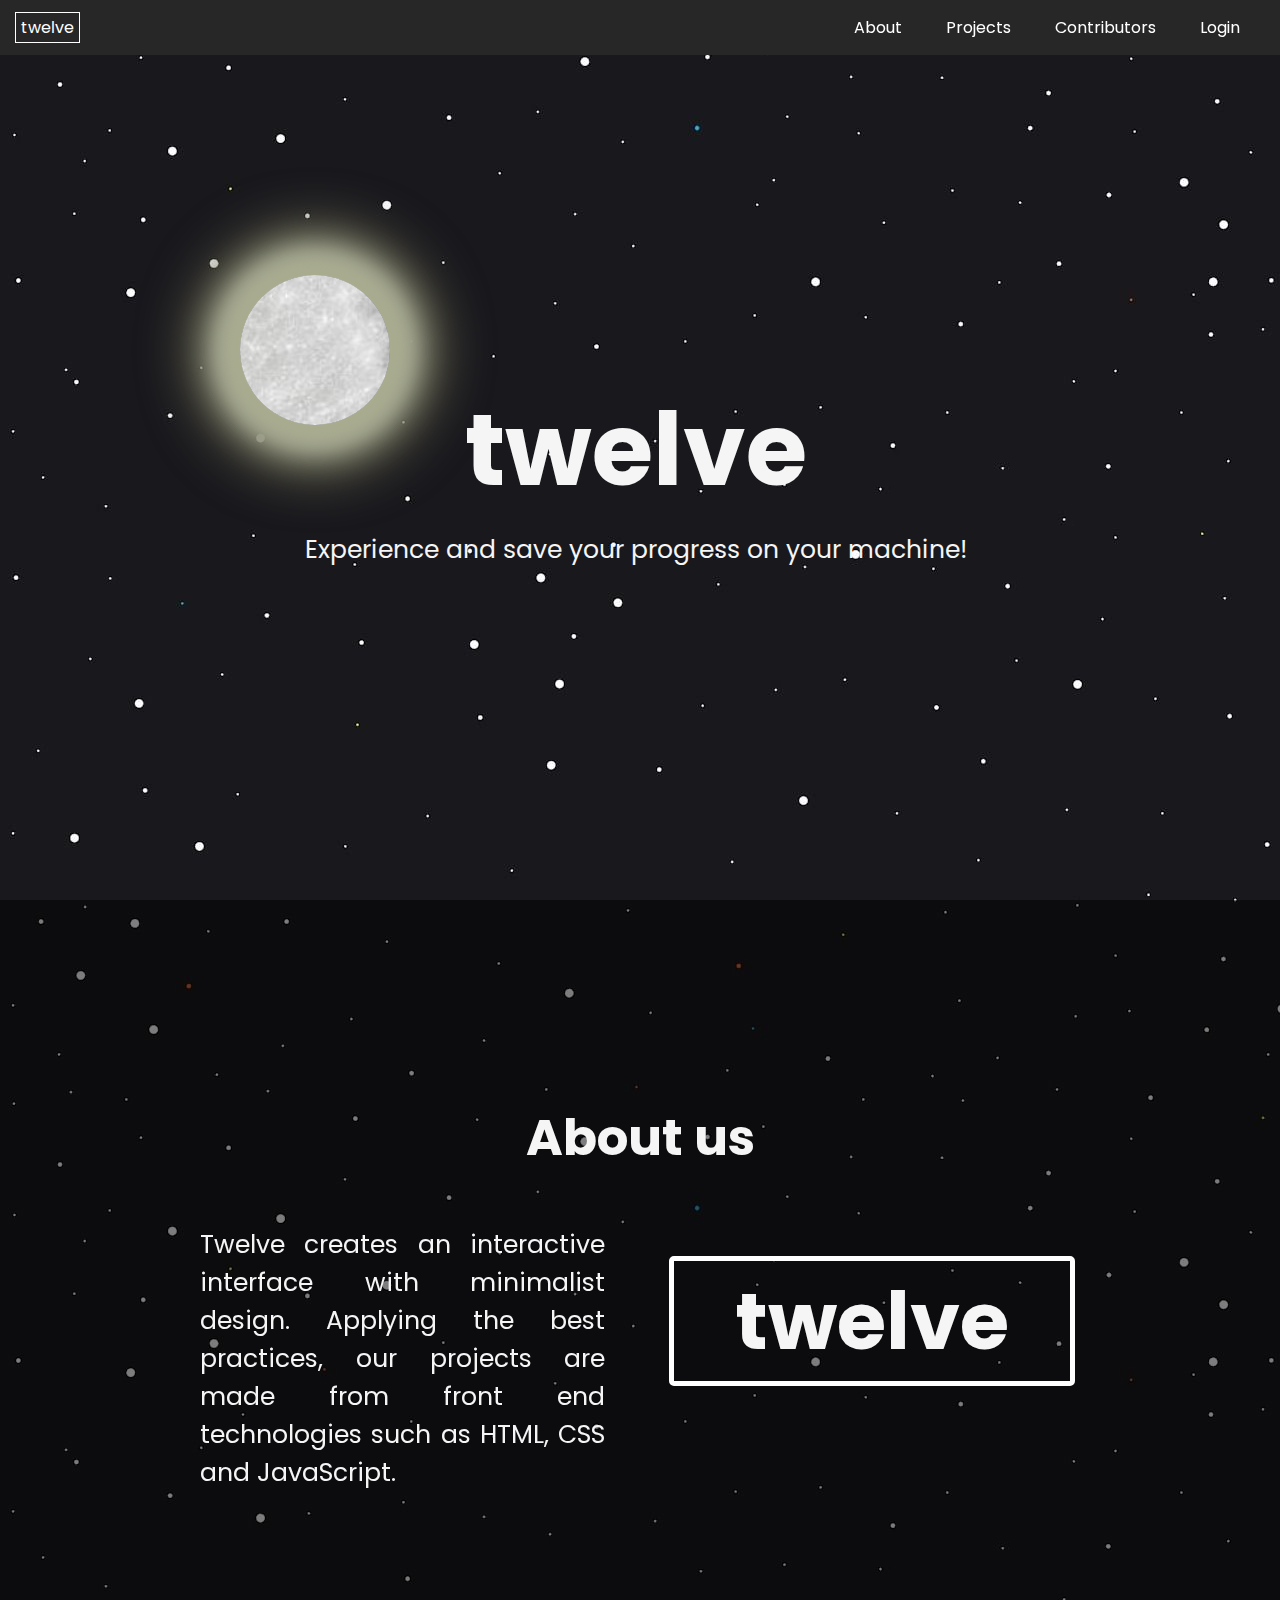
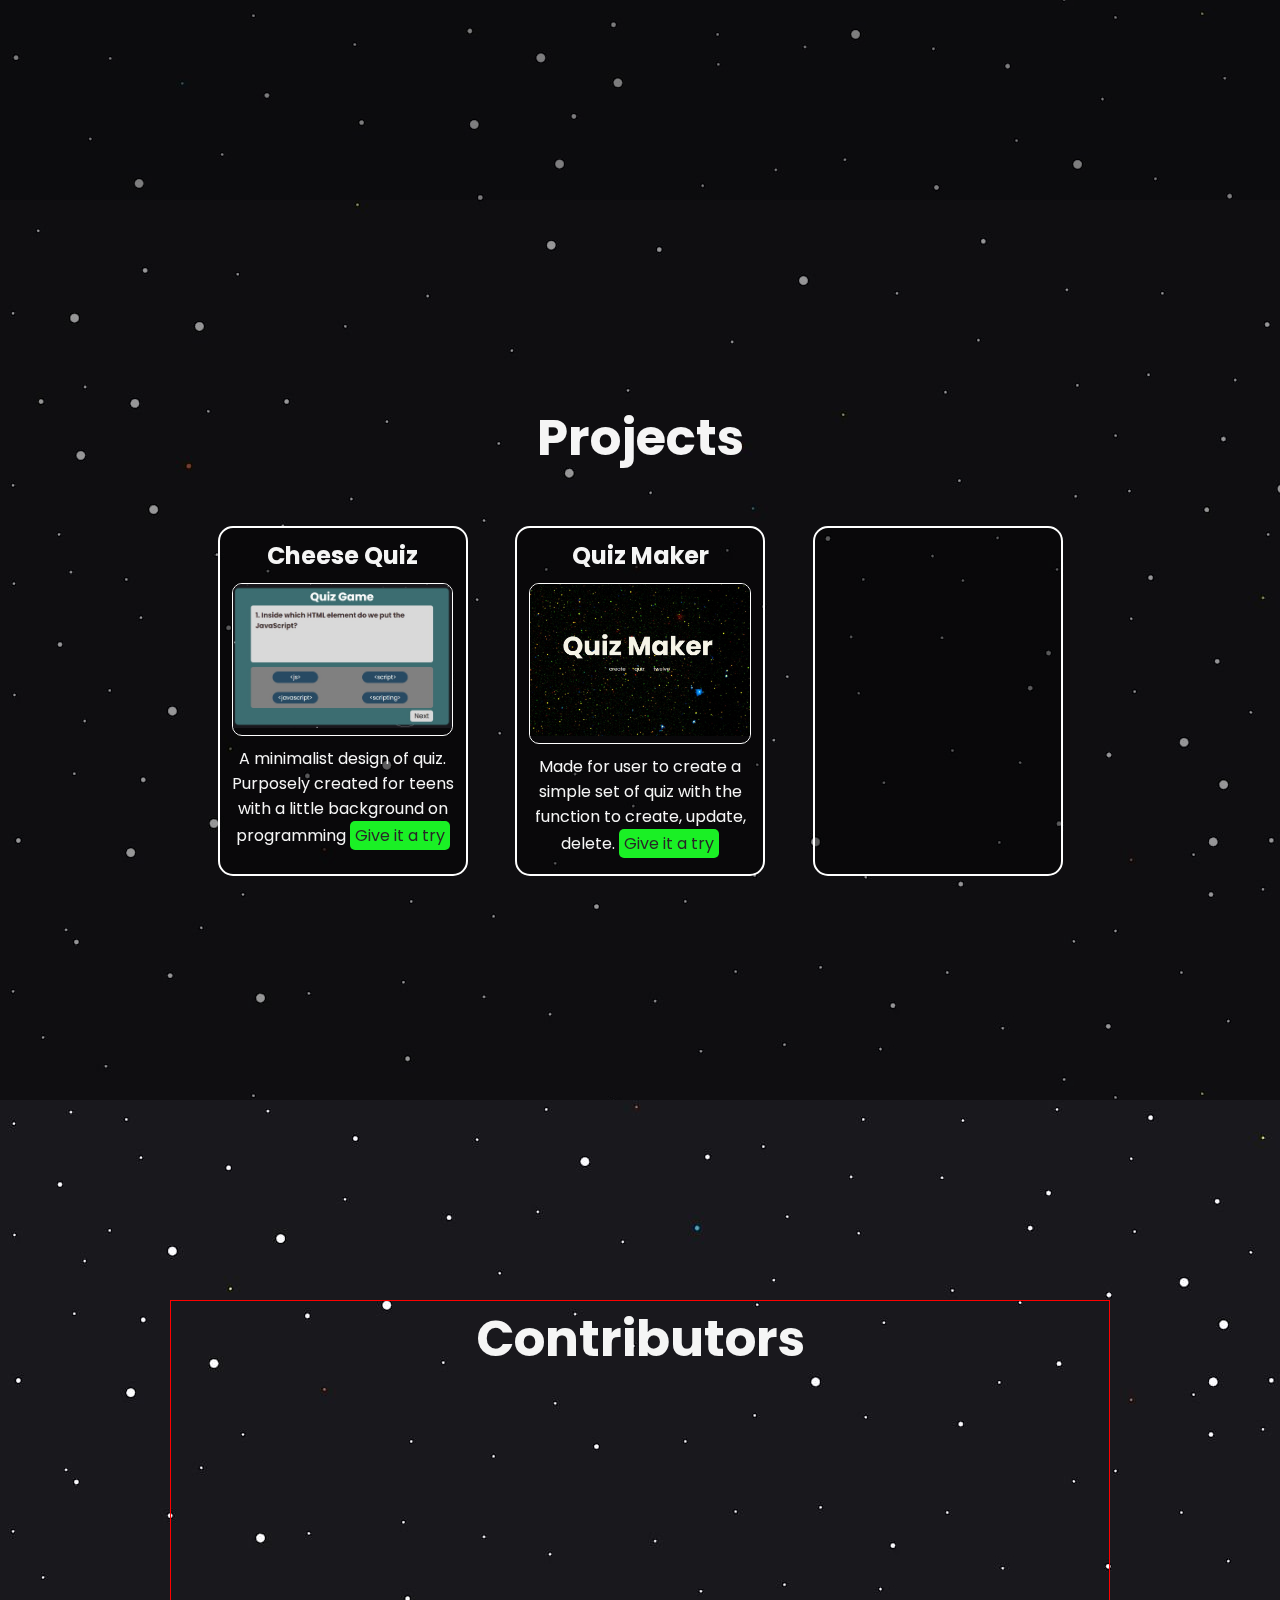
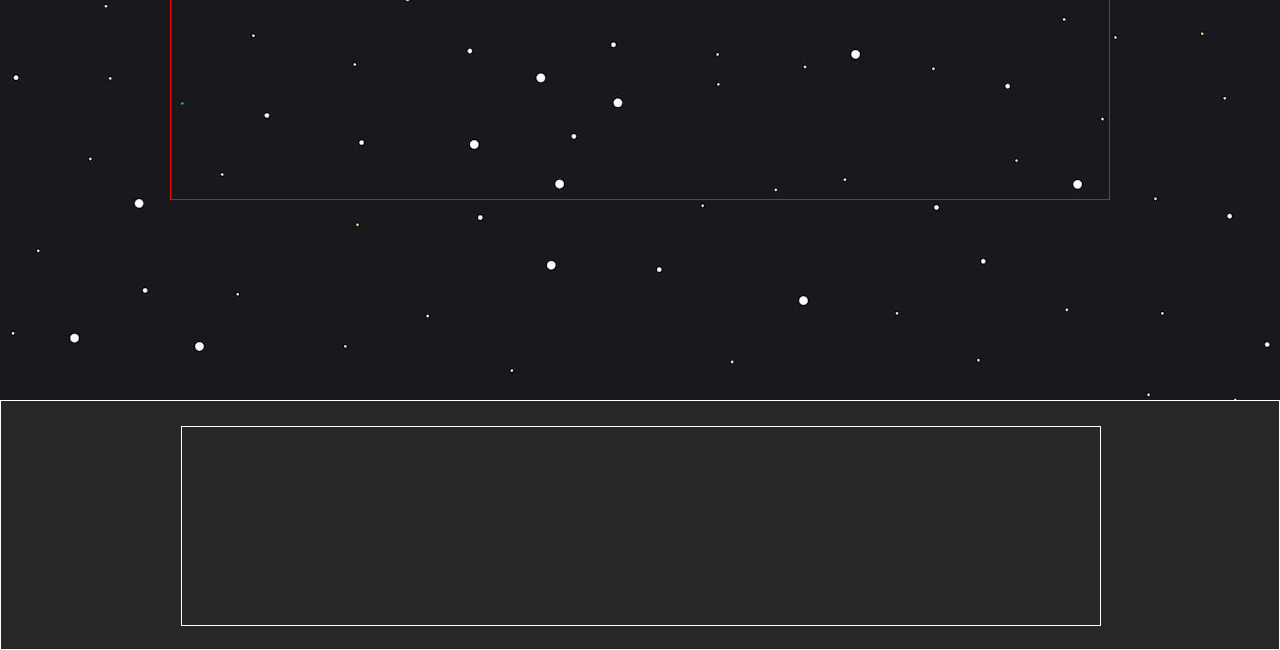
<file: index.html>
<!DOCTYPE html>
<html lang="en">
<head>
    <meta charset="UTF-8">
    <meta http-equiv="X-UA-Compatible" content="IE=edge">
    <meta name="viewport" content="width=device-width, initial-scale=1.0">
    <title>twelve</title>
    <link rel="stylesheet" href="css/index.css">
</head>
<body id="body">
    <ul id="main-navigation">
        <li class="nav-title main-nav">twelve</li>
        <li class="main-nav"><a class="main-nav-btn main-nav" href="#about-container">About</a></li>
        <li class="main-nav"><a class="main-nav-btn main-nav" href="#project-container">Projects</a></li>
        <li class="main-nav"><a class="main-nav-btn main-nav" href="#contributors-container">Contributors</a></li>
        <li class="main-nav"><a class="main-nav-btn main-nav" id="nav-login-btn">Login</a></li>
    </ul>
    <div id="front">
        <div id="eclipse-container">
            <div id="moon">
                <div id="moon-cover"></div>
            </div>
            <div class="title-container">   
                <h1 id="twelve-title">twelve</h1>
            </div>
            <div id="subheader-container">
                <p id="subheader">Experience and save your progress on your machine!</p>
            </div>
                
            <div id="spreading-line"></div>
            <div id="rocketship">
                <div id="rocket"></div><!--
                --><div id="rocket-head"></div>
            </div>
        </div>
    </div>
    <div id="form-modal">
        <div id="form">
            <div id="close-btn-container">
                <div id="modal-close-btn"> &times; </div>
            </div>
            
            <h1 id="loginhead">Log in and explore!</h1>
            <div>
                <span id="username-tooltip" class="err-tooltip"></span>
                <input type="text" name="username" id="username" placeholder="Username"/>
            </div>
            <div>
                <span id="password-tooltip" class="err-tooltip"></span>
                <input type="password" name="password" id="password" placeholder="Password"/>
            </div>
            <a id="submitlogin">Login</a>
            <p id="register-p">or sign up today!</p>
            <a href="create-account.html" id="create-account">Register here</a>
        </div>
    </div>

    <div id="about-container">
        <div id="about-wrapper">
            <h1 class="page-title">About us</h1>
            <div id="about-content">
                <div class="left">
                    <p>Twelve creates an interactive interface with minimalist design. Applying the best practices, our projects are made from front end technologies such as HTML, CSS and JavaScript.</p>
                </div>
                <div class="right">
                    <h1 id="twelve-logo">twelve</h1>
                </div>
            </div>
        </div>
    </div>

    <div id="project-container">
        <div id="project-content">
            <h1 class="page-title">Projects</h1>
            <div class="projects" id="project-quiz">
                <h2 id="project-title-1">Cheese Quiz</h2>
                <div class="proj-img-container">
                    <img src="imgs/cheesequiz-thumb.jpg" alt="">
                </div>
                <p>A minimalist design of quiz. Purposely created for teens with a little background on programming <a id="try" href="https://grimeo.github.io/CheeseQuiz/">Give it a try</a></p>
            </div><!--
                
            --><div class="projects" id="project-2">
                <h2 id="project-title-2">Quiz Maker</h2>
                <div class="proj-img-container">
                    <img src="imgs/quizmaker-thumb.jpg" >
                </div>
                <p>Made for user to create a simple set of quiz with the function to create, update, delete. <a id="try" href="https://grimeo.github.io/quiz-maker/">Give it a try</a></p>
            </div><!--

            --><div class="projects" id="project-3">

                </div>
                
            </div>
        </div>
    </div>
    
    <div id="contributors-container">
        <div id="contributors-wrapper">
            <h1 class="page-title">Contributors</h1>
            <div id="row1"></div>
        </div>
    </div>

    <div id="footer-container">
        <div id="footer-content">
            
        </div>
    </div>
    
    <script src="scripts/main.js"></script>
    <script src="scripts/index.js"></script>
</body>
</html>
</file>
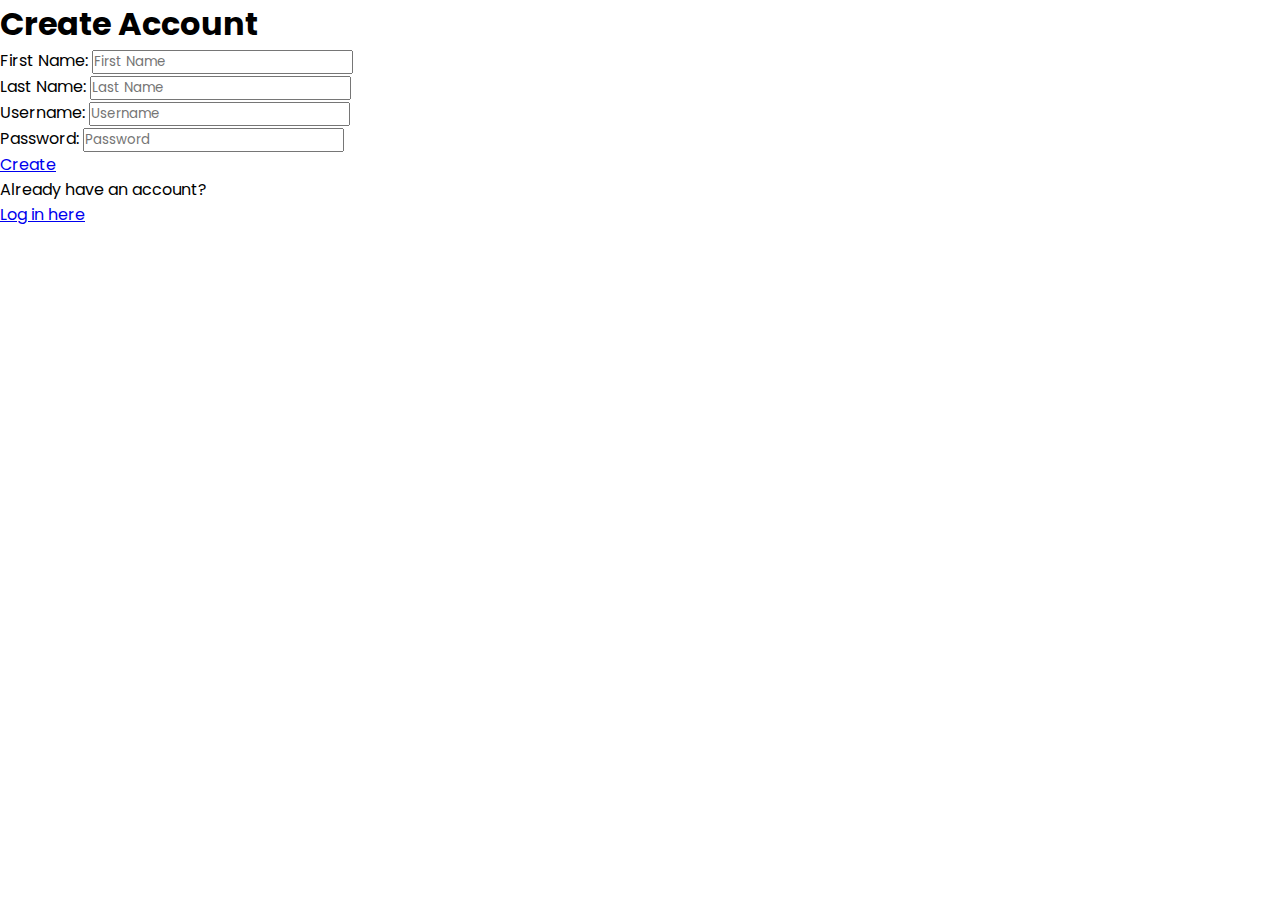
<file: create-account.html>
<!DOCTYPE html>
<html lang="en">
<head>
    <meta charset="UTF-8">
    <meta http-equiv="X-UA-Compatible" content="IE=edge">
    <meta name="viewport" content="width=device-width, initial-scale=1.0">
    <title>Create Account</title>
    <link rel="stylesheet" href="css/create-account.css">
</head>
<body>
    <div class="create-account-or-success">
        <h1>Create Account</h1>
        <div>
            <div class="name-error"></div>
            <label for="new-fname">First Name:</label>
            <input type="text" name="new-fname" id="new-fname" placeholder="First Name" required/>
            <span id="fname-tooltip"></span>
        </div>
        <div>
            <label for="new-lname">Last Name:</label>
            <input type="text" name="new-lname" id="new-lname" placeholder="Last Name" required/>
            <span id="lname-tooltip"></span>
        </div>
        <div>
            <label for="new-username">Username:</label>
            <input type="text" name="new-username" id="new-username" placeholder="Username" required/>
            <span id="username-tooltip"></span>
        </div>
        <div>
            <label for="new-password">Password:</label>
            <input type="password" name="new-password" id="new-password" placeholder="Password" required/>
            <span id="password-tooltip"></span>
        </div>
        
            <a href="#" id="create-acc-btn">Create</a>
        
            <p>Already have an account?</p>
            <a href="index.html">Log in here</a>

    </div >
    <div class="create-account-or-success">
        <h1>Account successfully created</h1>
        <p>Try it now!</p>
        <a href="index.html">Log in here</a>

    </div>
    

    <script src="scripts/main.js"></script>
    <script src="scripts/create-account.js"></script>
</body>
</html>
</file>
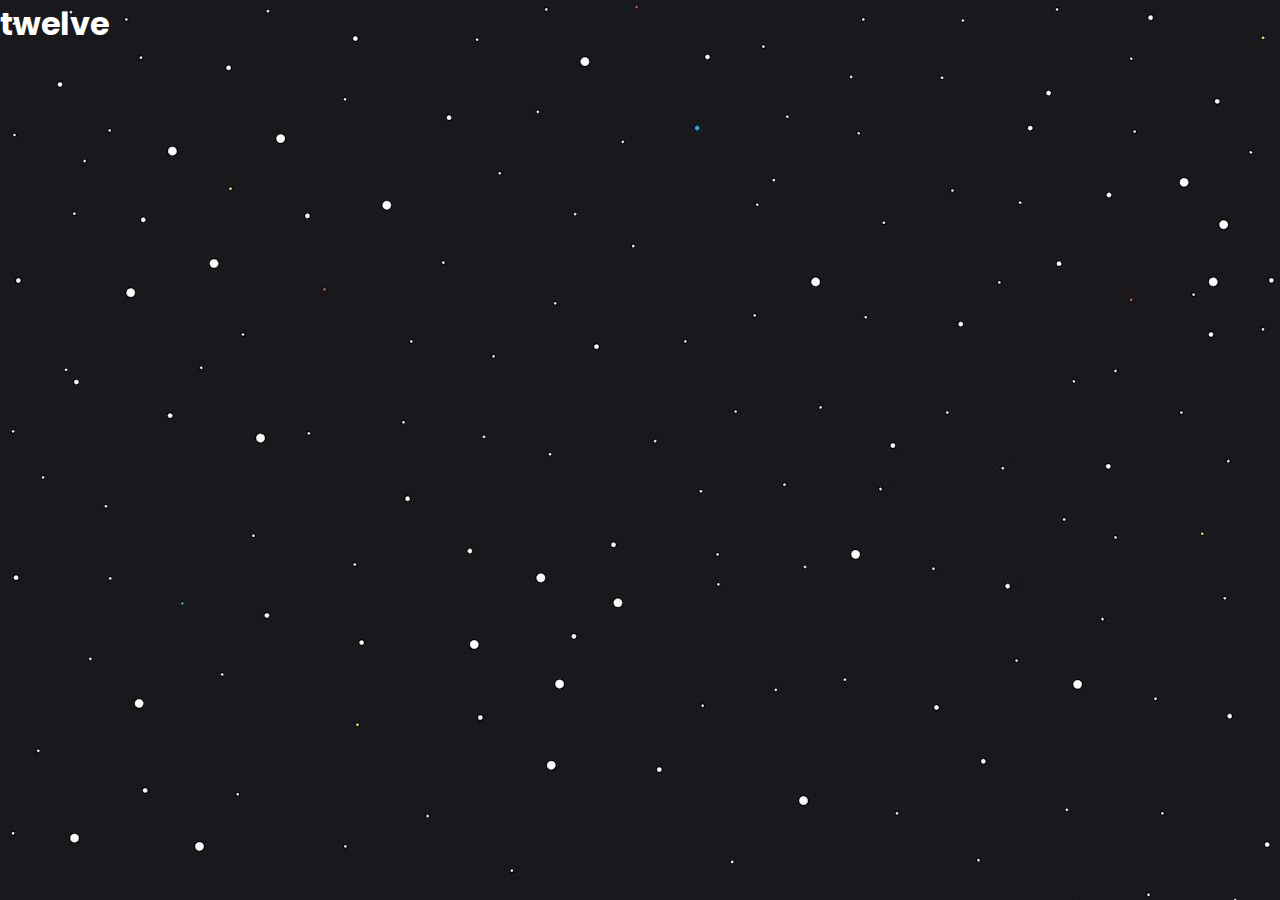
<file: home.html>
<!DOCTYPE html>
<html lang="en">
<head>
    <meta charset="UTF-8">
    <meta http-equiv="X-UA-Compatible" content="IE=edge">
    <meta name="viewport" content="width=device-width, initial-scale=1.0">
    <title>twelve</title>
    <link rel="stylesheet" href="css/styles.css">
</head>
<body>
    <h1>twelve<h1>
    

    <script src="scripts/home.js"></script>
</body>
</html>
</file>
<file: css/index.css>
@import 'main.css';

body{
    background: url('../imgs/front-bg.jpg');
}
#front{
    display: block;
    width: 100%;
    height: 100vh;
    background-image: url('../imgs/front-bg.jpg');
    position: relative;
}
    #eclipse-container {
        width: 800px;
        height: 350px;
        position: absolute;
        top: 50%;
        left: 50%;
        -ms-transform: translate(-50%, -50%);
        transform: translate(-50%, -50%);
        }
        #moon{
            width: 150px;
            height: 150px;
            background-image: url('../imgs/moon-bg.jpg');
            border-radius: 50%;
            position: absolute;
            border: none;
            overflow: hidden;
            -webkit-box-shadow: 
                0 0 20px 20px #a9ac8f, 
                0 0 30px 30px #a5a897, 
                0 0 50px 50px #6b6b54;
            -moz-box-shadow:
                0 0 20px 20px #a9ac8f, 
                0 0 30px 30px #a5a897, 
                0 0 50px 50px #6b6b54;
            box-shadow: 
                0 0 20px 20px #a9ac8f, 
                0 0 30px 30px #a5a897, 
                0 0 50px 50px #6b6b54;
            animation: remove-glow 1.8s linear forwards;
        }
            @keyframes remove-glow {
                67%{
                    -webkit-box-shadow: 
                    0 0 20px 20px #a7a7a7, 
                    0 0 30px 30px #a0a0a0, 
                    0 0 50px 50px #666666;
                -moz-box-shadow:
                    0 0 20px 20px #a7a7a7, 
                    0 0 30px 30px #a0a0a0, 
                    0 0 50px 50px #666666;
                box-shadow: 
                    0 0 20px 20px #a7a7a7, 
                    0 0 30px 30px #a0a0a0, 
                    0 0 50px 50px #666666;
                }
                100%{
                    -moz-box-shadow: 
                        0 0 20px 20px #3b3b3b, 
                        0 0 30px 30px #333333, 
                        0 0 50px 50px #1a1a1a;
                    -webkit-box-shadow: 
                        0 0 20px 20px #3b3b3b, 
                        0 0 30px 30px #333333, 
                        0 0 50px 50px #1a1a1a;
                    box-shadow: 
                        0 0 20px 20px #3b3b3b, 
                        0 0 30px 30px #333333, 
                        0 0 50px 50px #1a1a1a;
                }
            }
            #moon-cover {
                width: 150px;
                height: 150px;
                background-color: #0a0a0a;
                border-radius: 50%;
                box-shadow: 0 0 20px 20px #383838;
                transform: translate3d(150px,150px,0);
                opacity: 1;
                animation: cover 1s linear forwards;
            }
            @keyframes a {
                0%{}
                100%{transform: translate3d(-10px,-10px,0);}
            }

            #rocketship{
                width:100%;
                height:30px;
                transform: translate3d(0,350px,0);
            }
            #rocket,
            #rocket-head{
                display: inline-block;
                vertical-align: center;
            }
            #rocket {
                width: 0px;
                background-color: white;
                height:5px;
                margin-bottom: 7.5px;
                border-top-left-radius:50%;
                border-bottom-left-radius: 50%;
            }
            #rocket-head{
                width:20px;
                height: 20px;
                background-color: white;
                opacity: 0;
                border-radius: 50%;
            }

            .title-container {
                width:350px;
                height: auto;
                position: absolute;
                top: 50%;
                left: 50%;
                -ms-transform: translate(-50%, -50%);
                transform: translate(-50%, -50%);
                color: whitesmoke;
                font-size: 50px;
                margin: auto;
            }
            #subheader-container{
                display: block;
                position: absolute;
                width:670px;
                height: auto;
                font-size: 18px;
                top:calc(50% + 100px);
                right:50%;
                transform:translate(50%, -50%) ;
                color: whitesmoke;
            }
            #subheader{
                display: block;
                width: 670px;
                font-size: 25px;
                animation: show-title 2.5s linear forwards;
            }
                #spreading-line{
                    background-color: #c7c7c7;
                    position: absolute;
                    top: 50%;
                    left: 50%;
                    -ms-transform: translate(-50%, -50%);
                    transform: translate(-50%, -50%);
                    animation: shoot 1.4s linear forwards;
                } 
                    @keyframes shoot {
                        0%{
                            width:0;
                            height: 5px}
                        70%{
                            width: 600px;
                            height:5px;
                        }
                        100%{
                            width: 600px;
                            height: 0px}
                    }
                #twelve-title{
                    animation: show-title 1.9s linear forwards;
                } 
                    @keyframes show-title {
                        0%{opacity: 0;}
                        67%{opacity: 0;} 
                        100%{opacity: 1;}
                    }

#main-navigation{
    /* di gumagana sakin yung sticky
    position: sticky;
    background-color: gray;
    position: -webkit-sticky;
    position: -moz-sticky;
    position: -ms-sticky;
    position: -o-sticky;
    top:0;
    width: 100%;
    height: 100px;   */
    list-style-type: none;
    background-color: #272727;
    position: fixed;
    z-index: 10000; 
    width: 100%;
    padding: 5px;
    animation: show-title 2.2s linear forwards
}
    .main-nav{
        display:inline-block
    }
    .nav-title{ 
        color: white;
        padding:2px 5px;
        margin: 0 10px;
        cursor: pointer;
        border: 1px solid white
    }
    .main-nav-btn{
        text-decoration: none;
        color: white;
        padding:10px;
        border-radius: 5px;
        cursor: pointer;
        margin-left: 20px;
        transform: translate3d(calc(100vw - 550px),0,0);
    }
    .main-nav-btn:hover{
        background-color: #4e4e4e;
    }

#form-modal{
    position: fixed;
    width:100%;
    height: 100vh;
    display: none; 
    z-index: 10000;
    top:0;  
    background-color: rgba(0,0,0,.5);
    opacity: 0;
    animation: show-modal .25s linear forwards;
}
    @keyframes show-modal {100%{opacity: 1;}}
    
    #close-btn-container{
        width:100%;
        height: 45px;
        border-top-left-radius: 18px ;
        border-top-right-radius: 18px;
        overflow: hidden;
        background-color: #272727;
    }
        #modal-close-btn{
            width:18px;
            color: whitesmoke;
            cursor: pointer;
            font-size: 25px;
            transform: translate3d(410px, 5px, 0);
        }
        #modal-close-btn:hover{
        color: gray;
        
        }
    #form {
        display: block;
        width:450px;
        height:400px;
        background-color: whitesmoke;
        border-radius: 20px;
        transform: translate3d(calc(calc(100vw - calc(450px)) / 2), 
            calc(calc(100vh - calc(400px)) / 2),
            0);
    }
    .err-tooltip{
        text-align: center;
        display: block;
        height:30px;
    }
    #loginhead{
        text-align: center;
        color: #272727;
    }
    #username, #password{
        display: block;
        width:200px;
        padding: 7px 22px;
        font-size: 17px;
        border: none;
        background-color: #dfdfdf;
        border-radius: 20px;
        margin: 0 auto;
        outline: none;
    }
    #submitlogin{
        display: block;
        width: 200px;
        padding: 5px 15px;
        border-radius: 30px;
        cursor: pointer;
        text-decoration: none;
        color: whitesmoke;
        text-align: center;
        background-color: #272727;
        -ms-transform: translate3d(0, 20px,0);
        transform: translate3d(0, 20px,0);
        margin: 0 auto;
    }
    #submitlogin:hover{
        background-color:  #505050;
    }
    #register-p {
        width: 140px;
        margin: auto;
        color: #272727;
        -ms-transform: translate3d(0, 40px,0);
        transform: translate3d(0, 40px,0);  
    }
    #create-account {
        display: block;
        width: 200px;
        padding: 5px 15px;
        border-radius: 30px;
        cursor: pointer;
        text-decoration: none;
        color: whitesmoke;
        text-align: center;
        -ms-transform: translate3d(0, 45px,0);
        transform: translate3d(0, 45px,0);
        background-color: #272727;
        margin: 0 auto;
    }
    #create-account:hover{
        background-color:  #505050;
    }

.page-title{
    text-align: center;
    color: whitesmoke;
    font-size: 50px;
}

#about-container{
    width:100%;
    height: 100vh;
    background-color: rgba(0,0,0,.5);
    /* background: url('../imgs/front-bg.jpg'); */
}
    #about-wrapper{
        width: 940px;
        height:500px;
        -ms-transform: translate3d(calc(calc(100vw - 940px) / 2), calc(calc(100vh - 500px) / 2), 0);
        transform: translate3d(calc(calc(100vw - 940px) / 2), calc(calc(100vh - 500px) / 2), 0);
    }
    .left,
    .right {
        display: inline-block;
        vertical-align: top;
        width: 49.5%;
        height: 400px;
        padding: 30px;
        font-size: 18px;
    }
    .left p {
        display: block;
        text-align: justify;
        font-size: 25px;
        margin-top: 20px;
        color: whitesmoke
    }
    #twelve-logo{
        color: whitesmoke;
        border: 5px solid white;
        border-radius: 5px;
        font-size: 80px;
        text-align: center;
        margin-top: 50px;
    }

#project-container{
    width:100%;
    height: 100vh;
    background-color: rgba(0,0,0,.4);
}
    #project-content{
        width: 940px;
        height:500px;
        -ms-transform: translate3d(calc(calc(100vw - 940px) / 2), calc(calc(100vh - 500px) / 2), 0);
        transform: translate3d(calc(calc(100vw - 940px) / 2), calc(calc(100vh - 500px) / 2), 0);
    }
        .projects{
            display: inline-block;
            vertical-align: top;
            width: 250px;
            height: 350px;
            border: 2px solid White;
            background-color: rgba(0,0,0,.4);
            border-radius: 15px;
            margin-top: 50px;
            margin-left: 47.5px;
        }
        .projects p{
            color: whitesmoke;
            padding: 10px;
            text-align: center;
        }   
            #try{
                display: inline-block;

                color: #272727;
                background-color: #1af025;
                border-radius: 5px;
                text-decoration: none;
                padding: 2px 5px;
            }
        .proj-img-container{
            display: block;
            border: 1px solid white;
            border-radius: 10px;
            overflow: hidden;
            margin:auto;
            width: 90%;
        }
        img{
            width: 100%;
            height: auto;
        }
            #project-title-1,
            #project-title-2,
            #project-title-3{
                color: whitesmoke;
                padding:10px;
                text-align: center;
            }

        
#contributors-container{
    width:100%;
    height: 100vh;
    background: url('../imgs/front-bg.jpg');
}
    #contributors-wrapper{
        width: 940px;
        height:500px;
        border: 1px solid red;
        -ms-transform: translate3d(calc(calc(100vw - 940px) / 2), calc(calc(100vh - 500px) / 2), 0);
        transform: translate3d(calc(calc(100vw - 940px) / 2), calc(calc(100vh - 500px) / 2), 0);
    }

#footer-container{
    width:100%;
    height: 250px;
    background-color: #272727;
    border: 1px solid white;
}
    #footer-content{
        width: 920px;
        height:200px;
        border: 1px solid white;
        -ms-transform: translate3d(calc(calc(100vw - 920px) / 2), 25px, 0);
        transform: translate3d(calc(calc(100vw - 920px) / 2), 25px, 0);
    }
</file>
<file: css/create-account.css>
@import "main.css";

.create_successful_elemnent{
    display: none;
}
</file>
<file: css/styles.css>
@import 'main.css';

body{background-color: #333;
    color: white;
    background: url('../imgs/front-bg.jpg');
    overflow-x: hidden;
}

.warp-speed-bg {
    width: 200px;
    height: 4px;    
    transform: translate3d(-200px,0,0);
    background-color: whitesmoke;
    animation: warp-speed;
} 

#warpspeed1{
    transform: translate3d(-400px,0,0);
    animation: warp-speed 2.5s linear infinite;
}
#warpspeed2{
    transform: translate3d(-1200px,0,0);
    animation: warp-speed 3.8s linear infinite;
}
#warpspeed3{
    transform: translate3d(-800px,0,0);
    animation: warp-speed 2.4s linear infinite;
}
#warpspeed4{
    transform: translate3d(-600px,0,0);
    animation: warp-speed 1.8s linear infinite;}
#warpspeed5{
    transform: translate3d(-1000px,0,0);
    animation: warp-speed 3s linear infinite;
}
@keyframes warp-speed {
    0%{}
    100%{transform: translate3d(calc(100vw + 200px),0,0);} 
}
</file>
